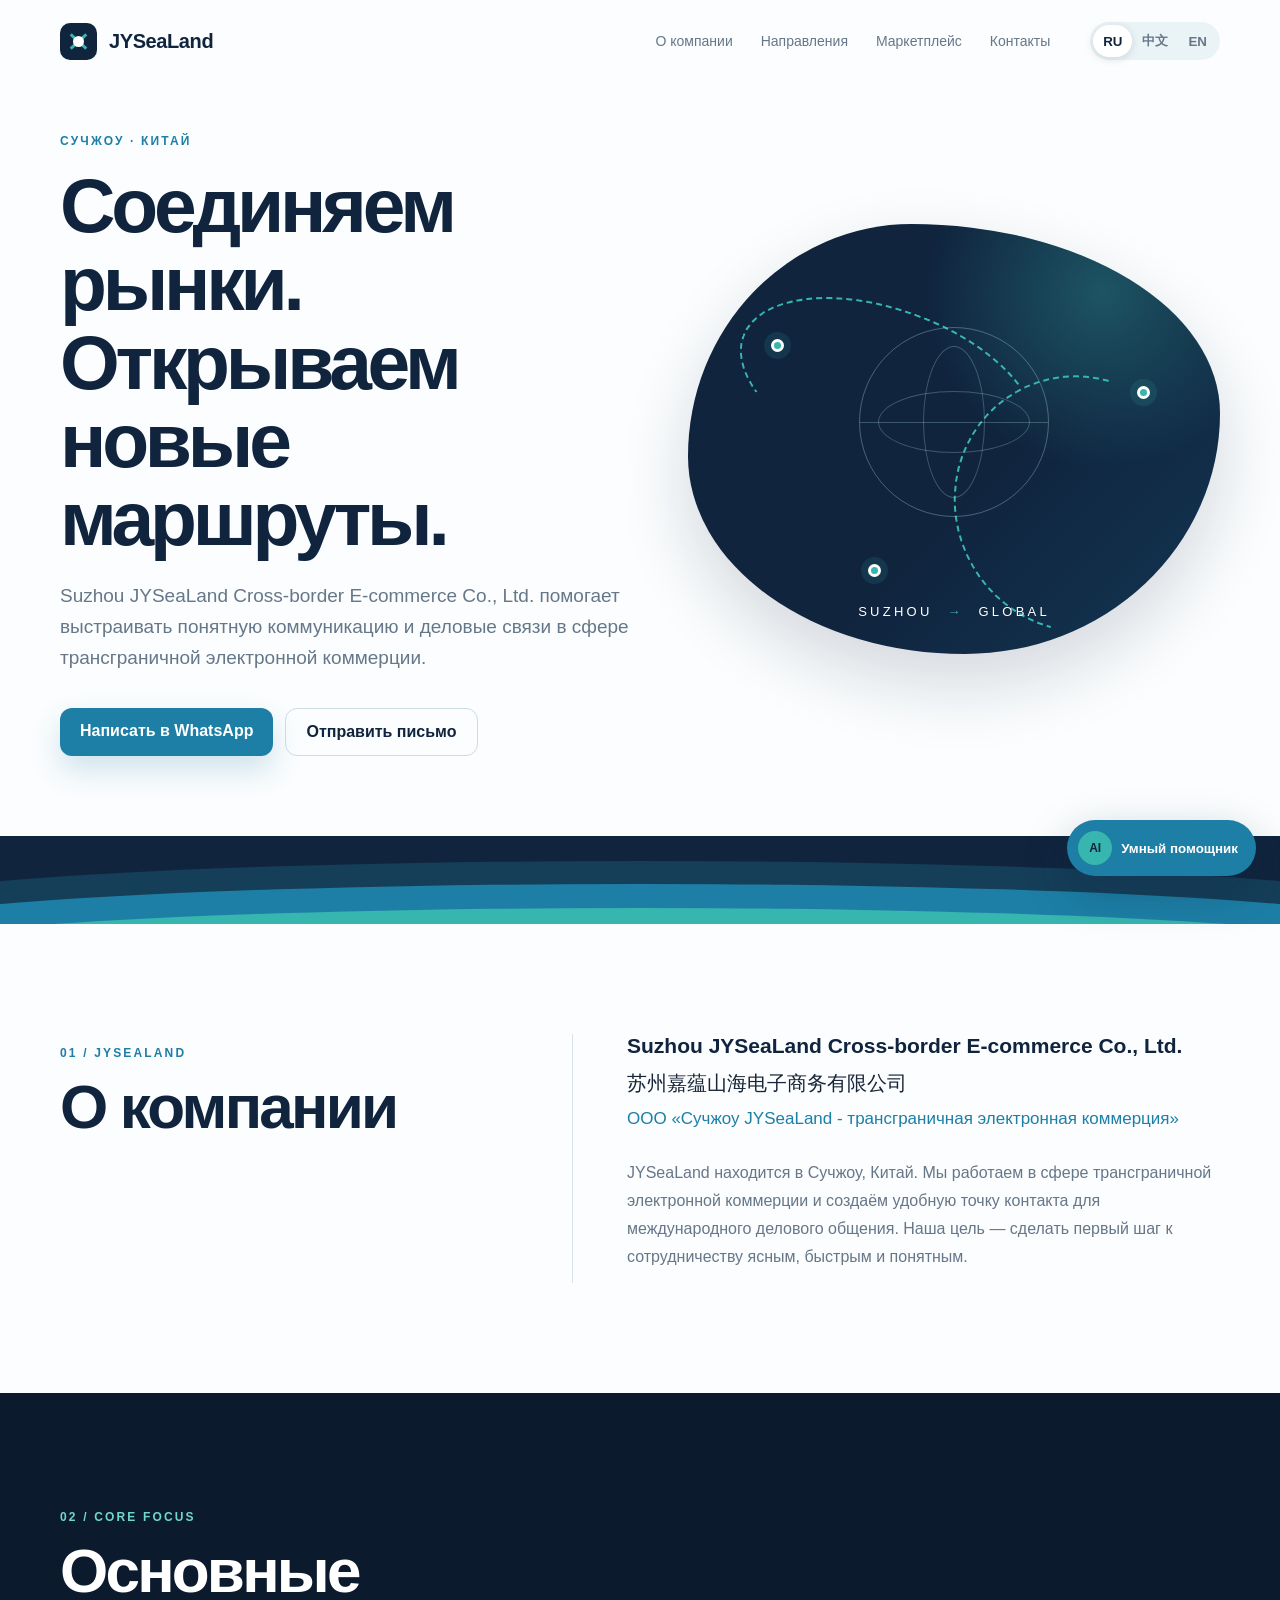
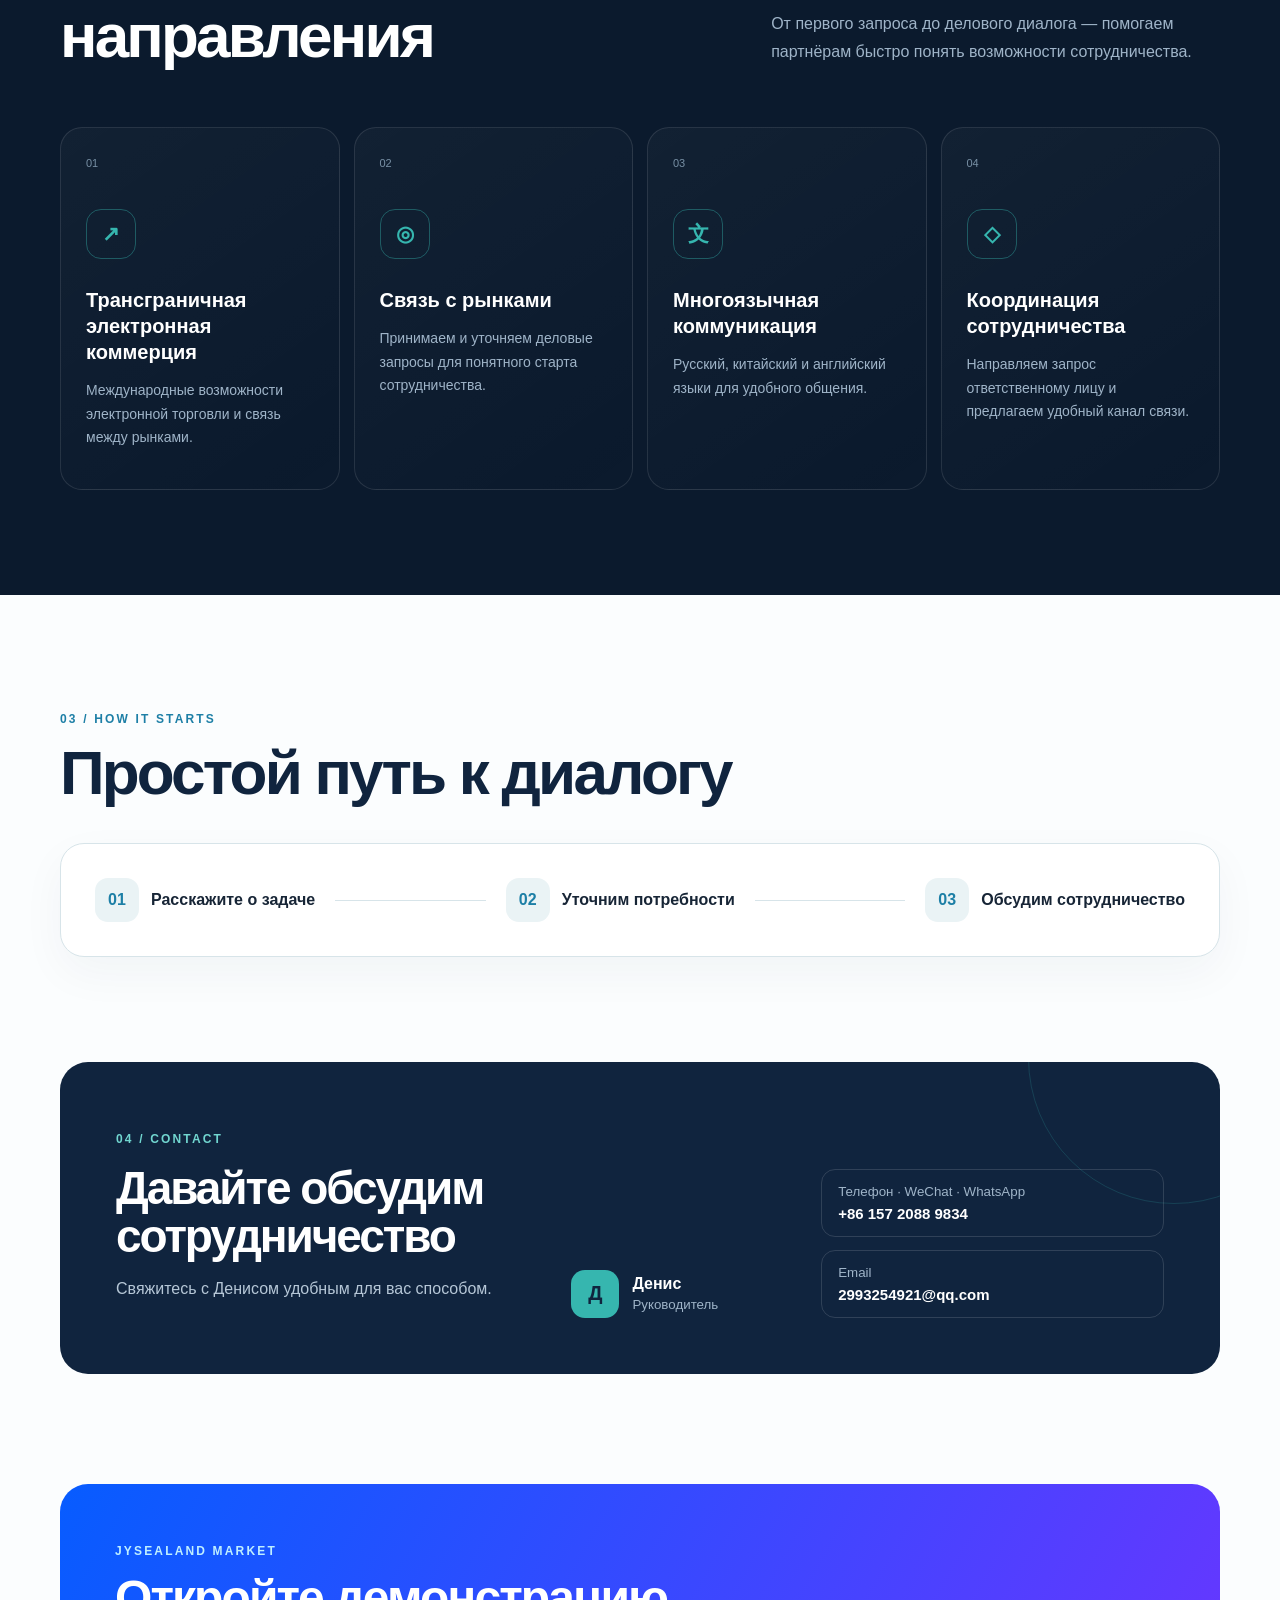
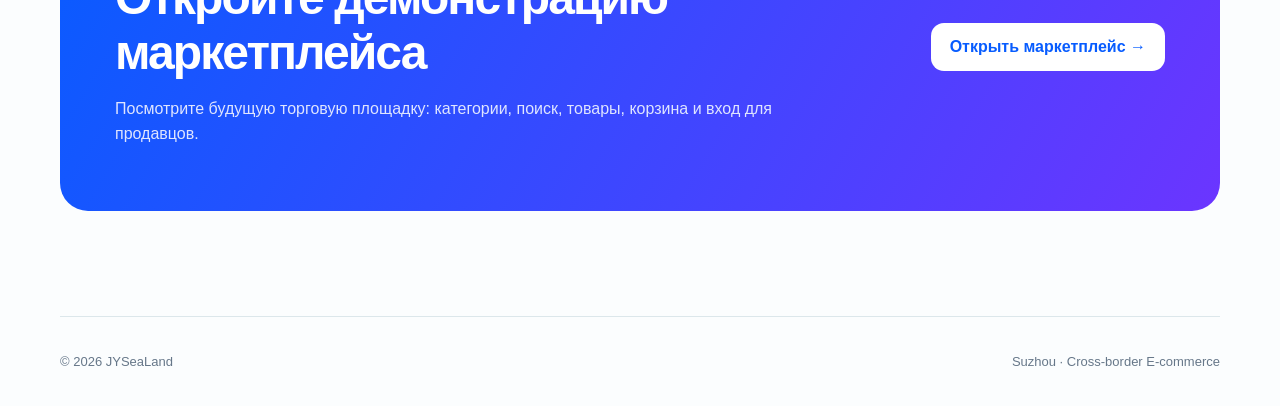
<file: index.html>
<!doctype html>
<html lang="ru">
<head>
  <meta charset="utf-8" />
  <meta name="viewport" content="width=device-width, initial-scale=1" />
  <meta name="description" content="Suzhou JYSeaLand Cross-border E-commerce Co., Ltd. — трансграничная электронная коммерция." />
  <title>JYSeaLand — Cross-border E-commerce</title>
  <link rel="stylesheet" href="styles.css" />
</head>
<body>
  <header class="nav shell">
    <a class="brand" href="#top" aria-label="JYSeaLand — главная">
      <span class="brand-mark" aria-hidden="true"><i></i></span>
      <span>JYSeaLand</span>
    </a>
    <nav aria-label="Основная навигация">
      <a data-i18n="navAbout" href="#about">О компании</a>
      <a data-i18n="navBusiness" href="#business">Направления</a>
      <a data-i18n="navShop" href="shop/">Маркетплейс</a>
      <a data-i18n="navContact" href="#contact">Контакты</a>
    </nav>
    <div class="languages" role="group" aria-label="Язык сайта">
      <button type="button" data-lang="ru" class="active">RU</button>
      <button type="button" data-lang="zh">中文</button>
      <button type="button" data-lang="en">EN</button>
    </div>
  </header>

  <main id="top">
    <section class="hero shell">
      <div class="hero-copy">
        <p class="eyebrow" data-i18n="eyebrow">Сучжоу · Китай</p>
        <h1 data-i18n="heroTitle">Соединяем рынки.<br />Открываем новые маршруты.</h1>
        <p class="lead" data-i18n="heroText">Suzhou JYSeaLand Cross-border E-commerce Co., Ltd. работает в сфере трансграничной электронной коммерции.</p>
        <div class="actions">
          <a class="button primary" href="https://wa.me/8615720889834" data-i18n="writeWhatsApp">Написать в WhatsApp</a>
          <a class="button ghost" href="mailto:2993254921@qq.com" data-i18n="sendEmail">Отправить письмо</a>
        </div>
      </div>
      <div class="hero-art" aria-hidden="true">
        <div class="route route-a"></div>
        <div class="route route-b"></div>
        <span class="port p1"></span><span class="port p2"></span><span class="port p3"></span>
        <div class="globe"><span></span></div>
        <p>SUZHOU <b>→</b> GLOBAL</p>
      </div>
    </section>

    <section class="wave-band" aria-hidden="true"><div></div><div></div><div></div></section>

    <section id="about" class="about shell">
      <div>
        <p class="section-no">01 / JYSEALAND</p>
        <h2 data-i18n="aboutTitle">О компании</h2>
      </div>
      <div class="about-copy">
        <p class="company-en">Suzhou JYSeaLand Cross-border E-commerce Co., Ltd.</p>
        <p class="company-zh">苏州嘉蕴山海电子商务有限公司</p>
        <p class="company-ru">ООО «Сучжоу JYSeaLand - трансграничная электронная коммерция»</p>
        <p class="muted" data-i18n="aboutText">Наша специализация — трансграничная электронная коммерция. Мы открыты к деловому диалогу и новым международным возможностям.</p>
      </div>
    </section>

    <section id="business" class="business">
      <div class="shell">
        <div class="section-head reveal">
          <div><p class="section-no light">02 / CORE FOCUS</p><h2 data-i18n="businessTitle">Основные направления</h2></div>
          <p data-i18n="businessIntro">От первого запроса до делового диалога — помогаем партнёрам быстро понять возможности сотрудничества.</p>
        </div>
        <div class="service-grid">
          <article class="service reveal"><span>01</span><b>↗</b><h3 data-i18n="service1Title">Трансграничная электронная коммерция</h3><p data-i18n="service1Text">Международные возможности электронной торговли и связь между рынками.</p></article>
          <article class="service reveal"><span>02</span><b>◎</b><h3 data-i18n="service2Title">Связь с рынками</h3><p data-i18n="service2Text">Принимаем и уточняем деловые запросы для понятного старта сотрудничества.</p></article>
          <article class="service reveal"><span>03</span><b>文</b><h3 data-i18n="service3Title">Многоязычная коммуникация</h3><p data-i18n="service3Text">Русский, китайский и английский языки для удобного общения.</p></article>
          <article class="service reveal"><span>04</span><b>◇</b><h3 data-i18n="service4Title">Координация сотрудничества</h3><p data-i18n="service4Text">Направляем запрос ответственному лицу и предлагаем удобный канал связи.</p></article>
        </div>
      </div>
    </section>

    <section class="process shell reveal">
      <p class="section-no">03 / HOW IT STARTS</p><h2 data-i18n="processTitle">Простой путь к диалогу</h2>
      <div class="steps"><div><b>01</b><span data-i18n="step1">Расскажите о задаче</span></div><i></i><div><b>02</b><span data-i18n="step2">Уточним потребности</span></div><i></i><div><b>03</b><span data-i18n="step3">Обсудим сотрудничество</span></div></div>
    </section>

    <section id="contact" class="contact shell reveal">
      <div class="contact-card">
        <div>
          <p class="section-no light">04 / CONTACT</p>
          <h2 data-i18n="contactTitle">Давайте обсудим сотрудничество</h2>
          <p data-i18n="contactText">Свяжитесь с Денисом удобным для вас способом.</p>
        </div>
        <div class="person">
          <span class="avatar">Д</span>
          <div><strong>Денис</strong><small data-i18n="role">Руководитель</small></div>
        </div>
        <div class="contact-links">
          <a href="tel:+8615720889834"><small data-i18n="phoneLabel">Телефон · WeChat · WhatsApp</small><strong>+86 157 2088 9834</strong></a>
          <a href="mailto:2993254921@qq.com"><small>Email</small><strong>2993254921@qq.com</strong></a>
        </div>
      </div>
    </section>
    <section class="market-entry shell reveal">
      <div><p class="section-no">JYSEALAND MARKET</p><h2 data-i18n="shopTitle">Откройте демонстрацию маркетплейса</h2><p data-i18n="shopText">Посмотрите будущую торговую площадку: категории, поиск, товары, корзина и вход для продавцов.</p></div>
      <a href="shop/" data-i18n="shopCta">Открыть маркетплейс →</a>
    </section>
  </main>

  <footer class="shell"><span>© 2026 JYSeaLand</span><span data-i18n="footer">Suzhou · Cross-border E-commerce</span></footer>
  <button class="chat-launch" type="button" aria-expanded="false"><b>AI</b><span data-i18n="chatButton">Умный помощник</span></button>
  <section class="chat-panel" aria-hidden="true">
    <header><div><b>AI</b><div><strong data-i18n="chatTitle">Помощник JYSeaLand</strong><small data-i18n="chatOnline">● На связи</small></div></div><button class="chat-close" type="button">×</button></header>
    <div class="chat-body"><div class="message bot" data-i18n="chatWelcome">Здравствуйте! Я расскажу о компании, направлениях и способах связи.</div></div>
    <div class="quick-questions"><button data-question="business" data-i18n="quickBusiness">Чем вы занимаетесь?</button><button data-question="cooperate" data-i18n="quickCooperate">Как начать сотрудничество?</button><button data-question="contact" data-i18n="quickContact">Как связаться?</button></div>
    <form class="chat-input"><input autocomplete="off" data-i18n-placeholder="chatPlaceholder" placeholder="Введите ваш вопрос…" /><button type="submit">↑</button></form>
    <p class="chat-note" data-i18n="chatNote">Ответы формируются локально; текст никуда не отправляется.</p>
  </section>
  <script src="script.js"></script>
</body>
</html>
</file>
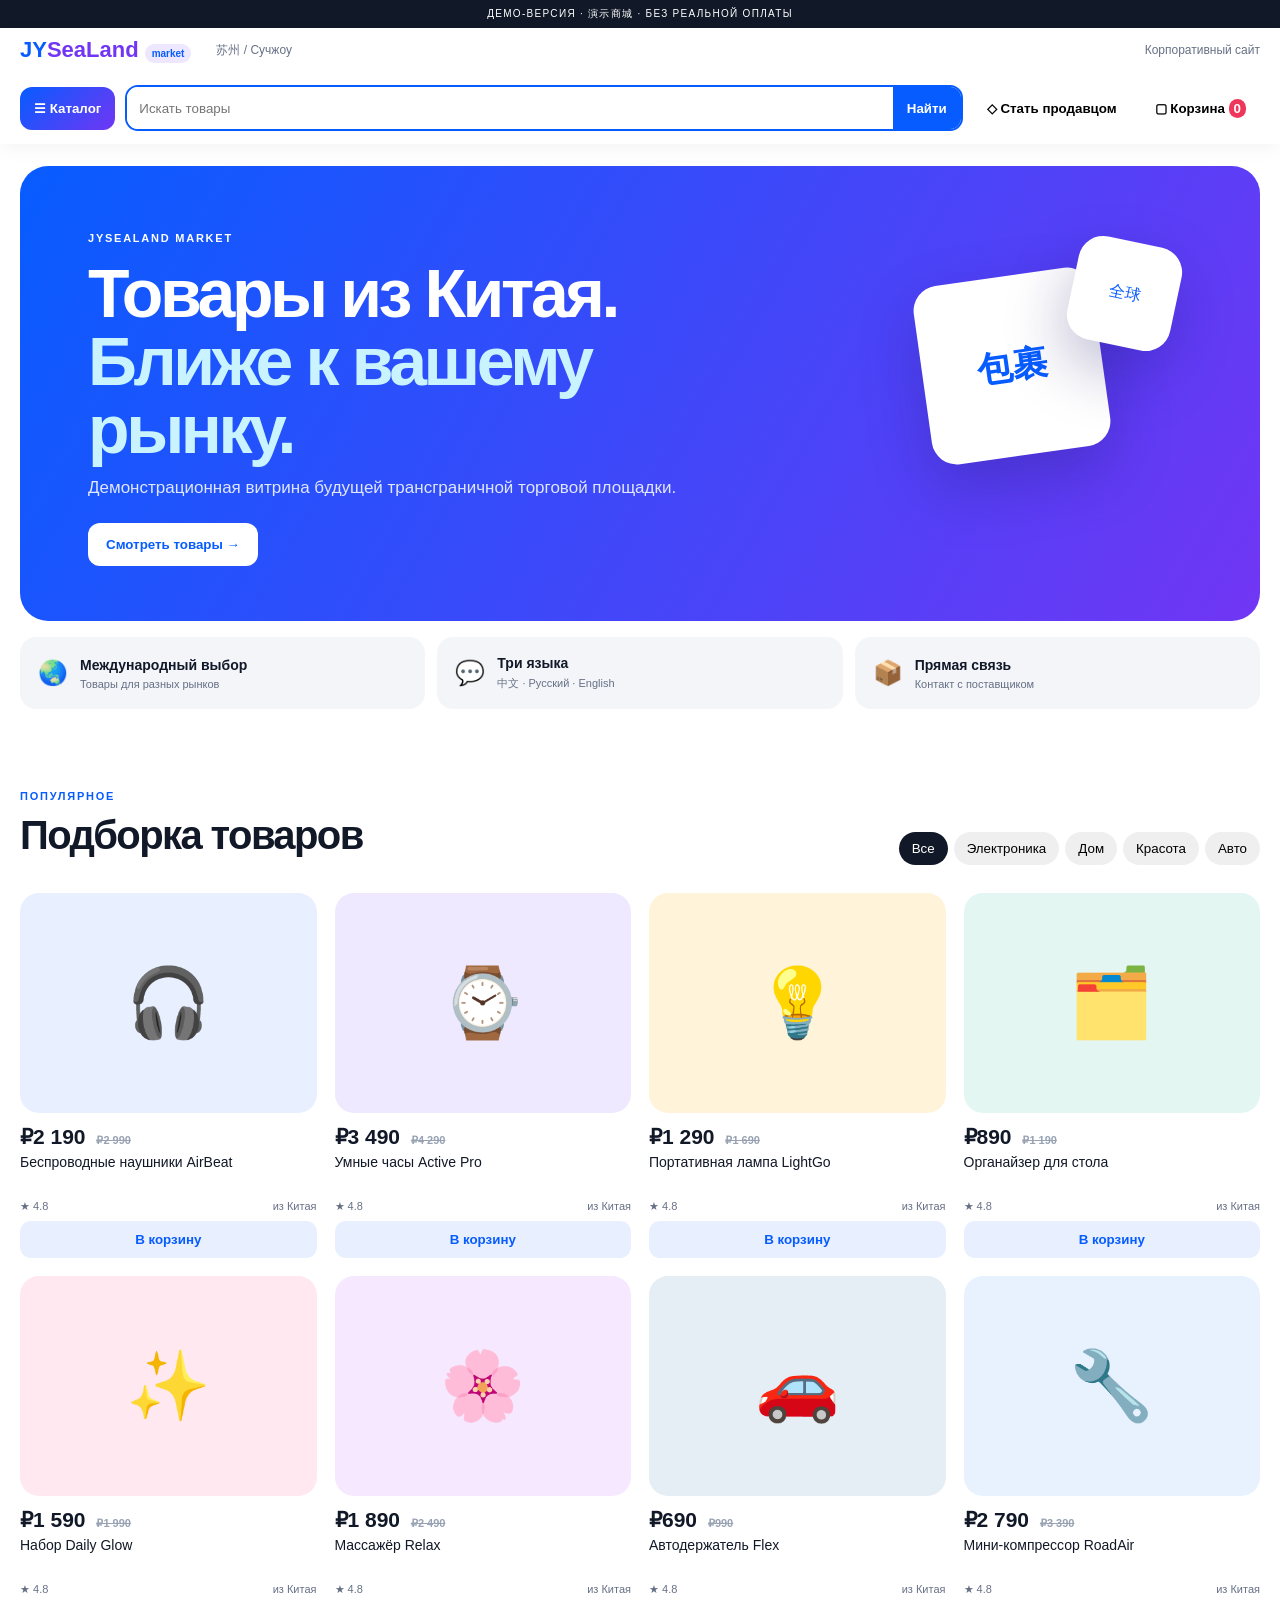
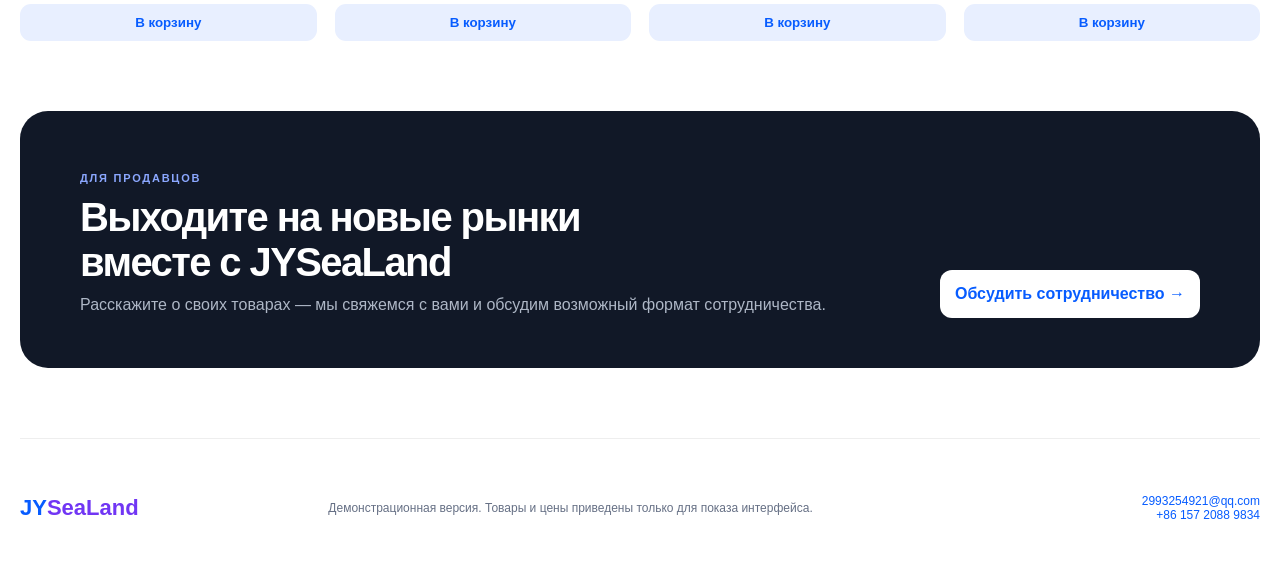
<file: shop/index.html>
<!doctype html><html lang="ru"><head><meta charset="utf-8"><meta name="viewport" content="width=device-width,initial-scale=1"><title>JYSeaLand Market — Demo</title><link rel="stylesheet" href="styles.css"></head><body>
<div class="demo">ДЕМО-ВЕРСИЯ · 演示商城 · БЕЗ РЕАЛЬНОЙ ОПЛАТЫ</div><header><div class="top shell"><a class="logo" href="../">JY<span>SeaLand</span><b>market</b></a><span>苏州 / Сучжоу</span><a href="../">Корпоративный сайт</a></div><div class="bar shell"><button class="catalog">☰ Каталог</button><form id="searchForm"><input id="search" placeholder="Искать товары"><button>Найти</button></form><button class="sellerBtn">◇ Стать продавцом</button><button class="cartBtn">▢ Корзина <i id="count">0</i></button></div></header>
<main><section class="hero shell"><div><p>JYSEALAND MARKET</p><h1>Товары из Китая.<br><em>Ближе к вашему рынку.</em></h1><span>Демонстрационная витрина будущей трансграничной торговой площадки.</span><button onclick="products.scrollIntoView()">Смотреть товары →</button></div><div class="art"><b>包裹</b><i>全球</i></div></section>
<section class="features shell"><div>🌏 <span><b>Международный выбор</b><small>Товары для разных рынков</small></span></div><div>💬 <span><b>Три языка</b><small>中文 · Русский · English</small></span></div><div>📦 <span><b>Прямая связь</b><small>Контакт с поставщиком</small></span></div></section>
<section class="content shell" id="products"><div class="heading"><div><p>ПОПУЛЯРНОЕ</p><h2>Подборка товаров</h2></div><div class="chips"><button class="active" data-cat="all">Все</button><button data-cat="electronics">Электроника</button><button data-cat="home">Дом</button><button data-cat="beauty">Красота</button><button data-cat="auto">Авто</button></div></div><div class="grid"></div><p class="empty">По вашему запросу ничего не найдено.</p></section>
<section class="partner shell"><div><p>ДЛЯ ПРОДАВЦОВ</p><h2>Выходите на новые рынки<br>вместе с JYSeaLand</h2><span>Расскажите о своих товарах — мы свяжемся с вами и обсудим возможный формат сотрудничества.</span></div><a href="https://wa.me/8615720889834">Обсудить сотрудничество →</a></section></main>
<footer class="shell"><a class="logo" href="../">JY<span>SeaLand</span></a><p>Демонстрационная версия. Товары и цены приведены только для показа интерфейса.</p><div><a href="mailto:2993254921@qq.com">2993254921@qq.com</a><a href="tel:+8615720889834">+86 157 2088 9834</a></div></footer>
<aside class="drawer"><header><h3>Корзина <span id="drawerCount">0</span></h3><button class="close">×</button></header><div class="items"></div><div class="emptyCart">Корзина пока пуста</div><div class="total"><span>Итого</span><b>₽0</b><button class="request">Отправить запрос</button><small>Оплата в демо-версии отключена</small></div></aside><div class="shade"></div>
<dialog><button class="dialogClose">×</button><p>ПАРТНЁРСТВО</p><h2>Стать продавцом</h2><span>Оставлять данные на сайте не нужно. Свяжитесь напрямую с Денисом:</span><a href="https://wa.me/8615720889834">WhatsApp · +86 157 2088 9834</a><a href="mailto:2993254921@qq.com">2993254921@qq.com</a></dialog><script src="script.js"></script></body></html>
</file>
<file: styles.css>
:root{--navy:#10243e;--deep:#0b1a2d;--blue:#1d7fa6;--teal:#36b6af;--mist:#eaf3f5;--ink:#172536;--muted:#667789;--white:#fff}
*{box-sizing:border-box}html{scroll-behavior:smooth}body{margin:0;font-family:Inter,"Segoe UI","Microsoft YaHei",Arial,sans-serif;color:var(--ink);background:#fbfdfe}.shell{width:min(1160px,calc(100% - 48px));margin-inline:auto}.nav{height:82px;display:flex;align-items:center;gap:40px;position:relative;z-index:10}.brand{display:flex;align-items:center;gap:12px;text-decoration:none;color:var(--navy);font-size:20px;font-weight:800;letter-spacing:-.02em}.brand-mark{width:37px;height:37px;border-radius:10px;background:var(--navy);position:relative;display:block}.brand-mark:before,.brand-mark:after{content:"";position:absolute;left:8px;top:17px;width:21px;height:3px;background:var(--teal);transform:rotate(42deg)}.brand-mark:after{transform:rotate(-42deg)}.brand-mark i{position:absolute;inset:13px;background:white;border-radius:50%;z-index:2}.nav nav{display:flex;gap:28px;margin-left:auto}.nav nav a{color:var(--muted);text-decoration:none;font-size:14px}.nav nav a:hover{color:var(--blue)}.languages{display:flex;background:var(--mist);padding:3px;border-radius:99px}.languages button{border:0;background:transparent;color:var(--muted);padding:7px 10px;border-radius:99px;font-weight:700;cursor:pointer}.languages button.active{background:white;color:var(--navy);box-shadow:0 2px 10px #1232}
.hero{min-height:610px;display:grid;grid-template-columns:1.04fr .96fr;align-items:center;gap:52px;padding-block:40px 80px}.eyebrow,.section-no{text-transform:uppercase;color:var(--blue);font-size:12px;font-weight:800;letter-spacing:.18em}.hero h1{margin:18px 0 22px;font-size:clamp(48px,6vw,78px);line-height:1.02;letter-spacing:-.055em;color:var(--navy)}.lead{font-size:19px;line-height:1.65;color:var(--muted);max-width:610px}.actions{display:flex;gap:12px;margin-top:34px;flex-wrap:wrap}.button{padding:14px 20px;border-radius:12px;text-decoration:none;font-weight:750}.primary{background:var(--blue);color:white;box-shadow:0 14px 30px #1d7fa633}.primary:hover{background:#176d90}.ghost{border:1px solid #ccdce3;color:var(--navy)}
.hero-art{height:430px;border-radius:42% 58% 48% 52%/54% 44% 56% 46%;background:var(--navy);position:relative;overflow:hidden;box-shadow:0 30px 70px #10243e2a}.hero-art:before{content:"";position:absolute;inset:0;background:radial-gradient(circle at 78% 16%,#36b6af55,transparent 32%),linear-gradient(135deg,transparent 58%,#1d7fa633)}.globe{width:190px;height:190px;border:1px solid #b5e8e555;border-radius:50%;position:absolute;left:50%;top:46%;transform:translate(-50%,-50%)}.globe:before,.globe:after{content:"";position:absolute;border:1px solid #b5e8e544;border-radius:50%;inset:18px 63px}.globe:after{inset:63px 18px}.globe span{position:absolute;left:0;right:0;top:50%;border-top:1px solid #b5e8e544}.route{position:absolute;border:2px dashed var(--teal);border-color:var(--teal) transparent transparent var(--teal);border-radius:50%;transform:rotate(20deg)}.route-a{width:310px;height:160px;left:45px;top:85px}.route-b{width:250px;height:260px;right:15px;bottom:20px;transform:rotate(-30deg)}.port{position:absolute;width:13px;height:13px;border:3px solid white;background:var(--teal);border-radius:50%;box-shadow:0 0 0 7px #36b6af22}.p1{left:83px;top:115px}.p2{right:70px;top:162px}.p3{left:180px;bottom:77px}.hero-art p{position:absolute;left:0;right:0;bottom:22px;text-align:center;color:#fff;font-size:13px;letter-spacing:.25em}.hero-art p b{color:var(--teal);padding:0 8px}.wave-band{height:88px;position:relative;overflow:hidden;background:var(--navy)}.wave-band div{position:absolute;width:120%;height:90px;left:-10%;border-radius:50%;top:25px;background:#153e59}.wave-band div:nth-child(2){top:48px;background:var(--blue)}.wave-band div:nth-child(3){top:72px;background:var(--teal)}
.about{display:grid;grid-template-columns:.8fr 1.2fr;gap:80px;padding-block:110px}.about h2,.contact h2{font-size:clamp(38px,5vw,62px);line-height:1.05;letter-spacing:-.045em;color:var(--navy);margin:14px 0}.about-copy{border-left:1px solid #d7e4e9;padding-left:54px}.about-copy p{margin:0 0 12px}.company-en{font-size:21px;font-weight:800;color:var(--navy)}.company-zh{font-size:20px}.company-ru{font-size:17px;color:var(--blue)}.muted{color:var(--muted);line-height:1.75;padding-top:18px;max-width:650px}
.contact{padding-bottom:110px}.contact-card{background:var(--navy);color:white;border-radius:28px;padding:56px;display:grid;grid-template-columns:1.2fr .6fr 1fr;gap:44px;align-items:end;position:relative;overflow:hidden}.contact-card:after{content:"";position:absolute;width:290px;height:290px;border:1px solid #36b6af33;border-radius:50%;right:-100px;top:-150px}.section-no.light{color:#71d6d0}.contact h2{color:white;font-size:46px}.contact-card p{color:#b6c7d7;line-height:1.6}.person{display:flex;align-items:center;gap:13px}.avatar{width:48px;height:48px;border-radius:14px;background:var(--teal);display:grid;place-items:center;color:var(--navy);font-weight:900;font-size:20px}.person strong,.person small{display:block}.person small{color:#9fb4c8;margin-top:4px}.contact-links{display:grid;gap:13px;position:relative;z-index:2}.contact-links a{display:block;color:white;text-decoration:none;padding:14px 16px;border:1px solid #ffffff22;border-radius:14px}.contact-links a:hover{background:#ffffff0b;border-color:#36b6af88}.contact-links small,.contact-links strong{display:block}.contact-links small{color:#9fb4c8;margin-bottom:6px}.contact-links strong{font-size:15px}footer{min-height:90px;border-top:1px solid #dce7eb;display:flex;justify-content:space-between;align-items:center;color:var(--muted);font-size:13px}
@media(max-width:850px){.nav nav{display:none}.hero{grid-template-columns:1fr;min-height:auto;padding-top:55px}.hero-art{height:360px}.about{grid-template-columns:1fr;gap:30px;padding-block:75px}.about-copy{padding-left:0;border-left:0}.contact-card{grid-template-columns:1fr;padding:38px}.contact h2{font-size:38px}}@media(max-width:560px){.shell{width:min(100% - 28px,1160px)}.nav{gap:14px}.brand span:last-child{font-size:17px}.languages button{padding:6px 7px}.hero h1{font-size:44px}.hero-art{height:315px}.globe{width:150px;height:150px}.contact-card{padding:28px}.company-en{font-size:18px}footer{align-items:flex-start;justify-content:center;flex-direction:column;gap:6px}}

.business{background:var(--deep);color:#fff;padding:105px 0}.section-head{display:grid;grid-template-columns:1fr .7fr;align-items:end;gap:70px;margin-bottom:45px}.section-head h2,.process h2{font-size:clamp(38px,5vw,62px);line-height:1.05;letter-spacing:-.045em;margin:14px 0}.section-head h2{color:#fff}.section-head>p{color:#9fb4c8;line-height:1.75}.service-grid{display:grid;grid-template-columns:repeat(4,1fr);gap:14px}.service{min-height:315px;border:1px solid #ffffff1c;border-radius:22px;padding:25px;background:linear-gradient(145deg,#ffffff08,transparent);transition:.3s}.service:hover{transform:translateY(-8px);border-color:#36b6af77}.service>span{font-size:11px;color:#7890a5}.service>b{display:grid;place-items:center;width:50px;height:50px;margin:38px 0 28px;border:1px solid #36b6af66;border-radius:15px;color:var(--teal);font-size:21px}.service h3{font-size:20px;line-height:1.3;margin:0 0 14px}.service p{color:#9fb4c8;font-size:14px;line-height:1.7}.process{padding-block:105px}.process h2{color:var(--navy);margin-bottom:38px}.steps{display:flex;align-items:center;background:#fff;border:1px solid #d7e4e9;border-radius:24px;padding:34px;box-shadow:0 16px 45px #10243e0b}.steps div{display:flex;align-items:center;gap:12px;white-space:nowrap}.steps b{width:44px;height:44px;border-radius:13px;background:var(--mist);display:grid;place-items:center;color:var(--blue)}.steps span{font-weight:700}.steps i{height:1px;background:#d7e4e9;flex:1;margin:0 20px}
.reveal{opacity:0;transform:translateY(24px);transition:opacity .7s,transform .7s}.reveal.visible{opacity:1;transform:none}.hero-art{animation:morph 9s ease-in-out infinite}.port{animation:pulse 2s infinite}.p2{animation-delay:.6s}.p3{animation-delay:1.2s}@keyframes morph{50%{border-radius:55% 45% 59% 41%/42% 58% 42% 58%}}@keyframes pulse{50%{box-shadow:0 0 0 13px #36b6af09}}
.chat-launch{position:fixed;right:24px;bottom:24px;z-index:60;border:0;border-radius:99px;background:var(--blue);color:#fff;padding:11px 18px 11px 11px;display:flex;align-items:center;gap:9px;box-shadow:0 16px 45px #10243e44;cursor:pointer;font-weight:750}.chat-launch b,.chat-panel header>div>b{width:34px;height:34px;display:grid;place-items:center;border-radius:50%;background:var(--teal);color:var(--navy);font-size:12px}.chat-panel{position:fixed;right:24px;bottom:84px;width:min(385px,calc(100vw - 28px));height:550px;max-height:calc(100vh - 110px);z-index:70;background:#fff;border-radius:22px;box-shadow:0 25px 80px #071a2f42;display:flex;flex-direction:column;overflow:hidden;opacity:0;transform:translateY(18px) scale(.97);pointer-events:none;transition:.25s}.chat-panel.open{opacity:1;transform:none;pointer-events:auto}.chat-panel header{background:var(--navy);color:#fff;padding:16px 18px;display:flex;justify-content:space-between;align-items:center}.chat-panel header>div{display:flex;gap:10px;align-items:center}.chat-panel header strong,.chat-panel header small{display:block}.chat-panel header small{font-size:11px;color:#87d9bd;margin-top:4px}.chat-close{border:0;background:none;color:#fff;font-size:27px;cursor:pointer}.chat-body{flex:1;padding:18px;overflow-y:auto;background:#f5f9fa}.message{padding:11px 13px;border-radius:15px;line-height:1.5;font-size:13px;max-width:87%;margin-bottom:10px;white-space:pre-line}.message.bot{background:#fff;border:1px solid #e1eaed;border-top-left-radius:4px}.message.user{background:var(--blue);color:#fff;margin-left:auto;border-bottom-right-radius:4px}.quick-questions{display:flex;gap:6px;overflow-x:auto;padding:10px 14px 4px}.quick-questions button{white-space:nowrap;border:1px solid #cfe1e6;background:#fff;color:var(--blue);border-radius:99px;padding:7px 10px;font-size:11px;cursor:pointer}.chat-input{display:flex;gap:8px;padding:10px 14px}.chat-input input{flex:1;min-width:0;border:1px solid #d6e3e7;border-radius:12px;padding:12px;outline:none}.chat-input button{width:40px;border:0;border-radius:12px;background:var(--blue);color:#fff;font-size:20px}.chat-note{margin:0 14px 11px;color:#8494a1;font-size:9px;text-align:center}
@media(max-width:900px){.service-grid{grid-template-columns:1fr 1fr}.section-head{grid-template-columns:1fr;gap:10px}}@media(max-width:560px){.service-grid{grid-template-columns:1fr}.business,.process{padding-block:72px}.service{min-height:260px}.steps{flex-direction:column;align-items:stretch}.steps i{height:22px;width:1px;flex:none;margin:7px 0 7px 21px}.chat-launch{right:14px;bottom:14px}.chat-launch span{display:none}.chat-panel{right:14px;bottom:70px}}@media(prefers-reduced-motion:reduce){*{animation:none!important;transition:none!important}.reveal{opacity:1;transform:none}}
.market-entry{margin-bottom:105px;border-radius:28px;padding:48px 55px;background:linear-gradient(120deg,#075cff,#6b35ff);color:#fff;display:flex;align-items:center;justify-content:space-between;gap:35px}.market-entry h2{font-size:clamp(32px,4vw,48px);letter-spacing:-.04em;margin:10px 0}.market-entry p:not(.section-no){color:#dfe5ff;line-height:1.6;max-width:700px}.market-entry .section-no{color:#bfefff}.market-entry a{background:#fff;color:#075cff;text-decoration:none;padding:15px 19px;border-radius:13px;font-weight:800;white-space:nowrap}@media(max-width:700px){.market-entry{align-items:flex-start;flex-direction:column;padding:35px 28px}}
</file>
<file: shop/styles.css>
:root{--b:#075cff;--v:#7136f4;--ink:#111827;--muted:#667085;--bg:#f3f5f9}*{box-sizing:border-box}html{scroll-behavior:smooth}body{margin:0;font-family:Inter,"Segoe UI","Microsoft YaHei",Arial,sans-serif;color:var(--ink)}.shell{width:min(1240px,calc(100% - 40px));margin:auto}.demo{text-align:center;background:#111827;color:#fff;padding:7px;font-size:10px;letter-spacing:.13em}header{position:sticky;top:0;background:#fff;z-index:10;box-shadow:0 5px 18px #1118270b}.top{height:44px;display:flex;align-items:center;gap:25px;color:var(--muted);font-size:12px}.top>a:last-child{margin-left:auto;color:var(--muted);text-decoration:none}.logo{font-size:22px;font-weight:900;color:var(--b);text-decoration:none}.logo span{color:var(--v)}.logo b{font-size:10px;background:#ede7ff;padding:4px 7px;border-radius:20px;margin-left:6px}.bar{height:72px;display:flex;gap:10px;align-items:center}.bar button{border:0;border-radius:12px;padding:14px;cursor:pointer;font-weight:750}.catalog{background:linear-gradient(135deg,var(--b),var(--v));color:#fff}.bar form{display:flex;flex:1;height:46px;border:2px solid var(--b);border-radius:13px;overflow:hidden}.bar input{flex:1;border:0;padding:12px;outline:0}.bar form button{border-radius:0;background:var(--b);color:#fff}.sellerBtn,.cartBtn{background:#fff}.cartBtn i{background:#ef365c;color:#fff;border-radius:20px;padding:2px 5px;font-style:normal}.hero{margin-top:22px;min-height:380px;border-radius:28px;background:linear-gradient(120deg,var(--b),var(--v));color:#fff;padding:55px 68px;display:grid;grid-template-columns:1.1fr .9fr;overflow:hidden}.hero p,.heading p,.partner p{font-size:11px;font-weight:900;letter-spacing:.16em}.hero h1{font-size:clamp(42px,5.5vw,68px);line-height:1;letter-spacing:-.05em;margin:15px 0}.hero em{font-style:normal;color:#c9f4ff}.hero>div>span{display:block;color:#e0e7ff;font-size:17px}.hero button{border:0;border-radius:12px;padding:14px 18px;background:#fff;color:var(--b);font-weight:800;margin-top:25px}.art{position:relative}.art b,.art i{position:absolute;background:#fff;color:var(--b);display:grid;place-items:center;border-radius:25px;box-shadow:0 25px 60px #1a126644}.art b{width:180px;height:180px;right:90px;top:55px;font-size:35px;transform:rotate(-8deg)}.art i{width:105px;height:105px;right:15px;top:20px;font-style:normal;transform:rotate(12deg)}.features{display:grid;grid-template-columns:repeat(3,1fr);gap:12px;margin-top:16px}.features>div{background:var(--bg);border-radius:16px;padding:18px;display:flex;gap:12px;align-items:center;font-size:24px}.features b,.features small{display:block;font-size:14px}.features small{color:var(--muted);font-size:11px;margin-top:5px}.content{padding:70px 0}.heading{display:flex;justify-content:space-between;align-items:end;gap:20px}.heading p{color:var(--b)}.heading h2,.partner h2{font-size:40px;letter-spacing:-.04em;margin:7px 0}.chips{display:flex;gap:6px}.chips button{border:0;border-radius:20px;padding:9px 13px;white-space:nowrap}.chips .active{background:var(--ink);color:#fff}.grid{display:grid;grid-template-columns:repeat(4,1fr);gap:18px;margin-top:28px}.photo{height:220px;border-radius:19px;display:grid;place-items:center;font-size:68px;transition:.25s}.card:hover .photo{transform:translateY(-4px)}.price{font-size:21px;font-weight:900;margin:12px 0 5px}.old{font-size:11px;color:#98a2b3;text-decoration:line-through;margin-left:5px}.name{font-size:14px;min-height:38px}.meta{display:flex;justify-content:space-between;color:var(--muted);font-size:11px;margin:8px 0}.add{width:100%;border:0;border-radius:11px;padding:11px;background:#e8efff;color:var(--b);font-weight:800}.empty{display:none;text-align:center;padding:50px;color:var(--muted)}.partner{background:var(--ink);color:#fff;padding:50px 60px;border-radius:28px;margin-bottom:70px;display:flex;justify-content:space-between;align-items:end}.partner p{color:#8ba7ff}.partner span{color:#aeb7c6;line-height:1.6}.partner a{background:#fff;color:var(--b);text-decoration:none;padding:15px;border-radius:12px;font-weight:800}footer{border-top:1px solid #eee;min-height:140px;display:grid;grid-template-columns:.5fr 1fr .6fr;gap:25px;align-items:center;font-size:12px;color:var(--muted)}footer div{display:grid;text-align:right}footer a{color:var(--b);text-decoration:none}.drawer{position:fixed;right:0;top:0;bottom:0;width:min(420px,100%);background:#fff;z-index:30;transform:translateX(100%);transition:.3s;display:flex;flex-direction:column}.drawer.open{transform:none}.drawer header{position:static;box-shadow:none;padding:20px;display:flex;justify-content:space-between}.drawer h3{font-size:24px;margin:0}.close,.dialogClose{border:0;border-radius:50%;width:36px;height:36px;font-size:22px}.items{padding:0 20px;overflow:auto}.item{display:grid;grid-template-columns:55px 1fr auto;gap:10px;align-items:center;padding:12px 0;border-bottom:1px solid #eee}.mini{height:55px;border-radius:10px;display:grid;place-items:center;font-size:25px}.item small{display:block;color:var(--muted);margin-top:4px}.item button{border:0;background:none;color:#ef365c}.emptyCart{text-align:center;color:var(--muted);padding:70px}.total{margin-top:auto;padding:20px;border-top:1px solid #eee;display:grid;grid-template-columns:1fr auto}.total b{font-size:23px}.total button{grid-column:1/-1;background:var(--b);color:#fff;border:0;border-radius:11px;padding:13px;margin-top:15px}.total small{grid-column:1/-1;text-align:center;color:var(--muted);margin-top:7px}.shade{position:fixed;inset:0;background:#11182788;z-index:20;opacity:0;pointer-events:none}.shade.show{opacity:1;pointer-events:auto}dialog{border:0;border-radius:22px;padding:38px;width:min(450px,calc(100% - 28px));box-shadow:0 30px 80px #11182755}dialog::backdrop{background:#11182788}dialog p{color:var(--b);font-size:11px;font-weight:900}dialog h2{font-size:33px;margin:8px 0}dialog span{display:block;color:var(--muted);line-height:1.6;margin-bottom:18px}dialog a{display:block;border:1px solid #ddd;border-radius:11px;padding:12px;margin-top:8px;text-decoration:none;color:var(--b)}.dialogClose{position:absolute;right:14px;top:14px}
@media(max-width:850px){.hero{grid-template-columns:1fr}.art{display:none}.grid{grid-template-columns:repeat(2,1fr)}.sellerBtn{display:none}.partner{align-items:flex-start;flex-direction:column;gap:25px}}@media(max-width:560px){.shell{width:min(100% - 24px,1240px)}.top span{display:none}.bar{height:auto;padding:10px 0;flex-wrap:wrap}.bar form{order:-1;flex-basis:100%}.hero{padding:34px 24px;min-height:330px}.hero h1{font-size:42px}.features{grid-template-columns:1fr}.features>div:nth-child(n+2){display:none}.heading{align-items:flex-start;flex-direction:column}.chips{width:100%;overflow:auto}.photo{height:165px;font-size:48px}.grid{gap:11px}.partner{padding:35px 25px}.partner h2{font-size:34px}footer{grid-template-columns:1fr;padding:30px 0}footer div{text-align:left}}
</file>
